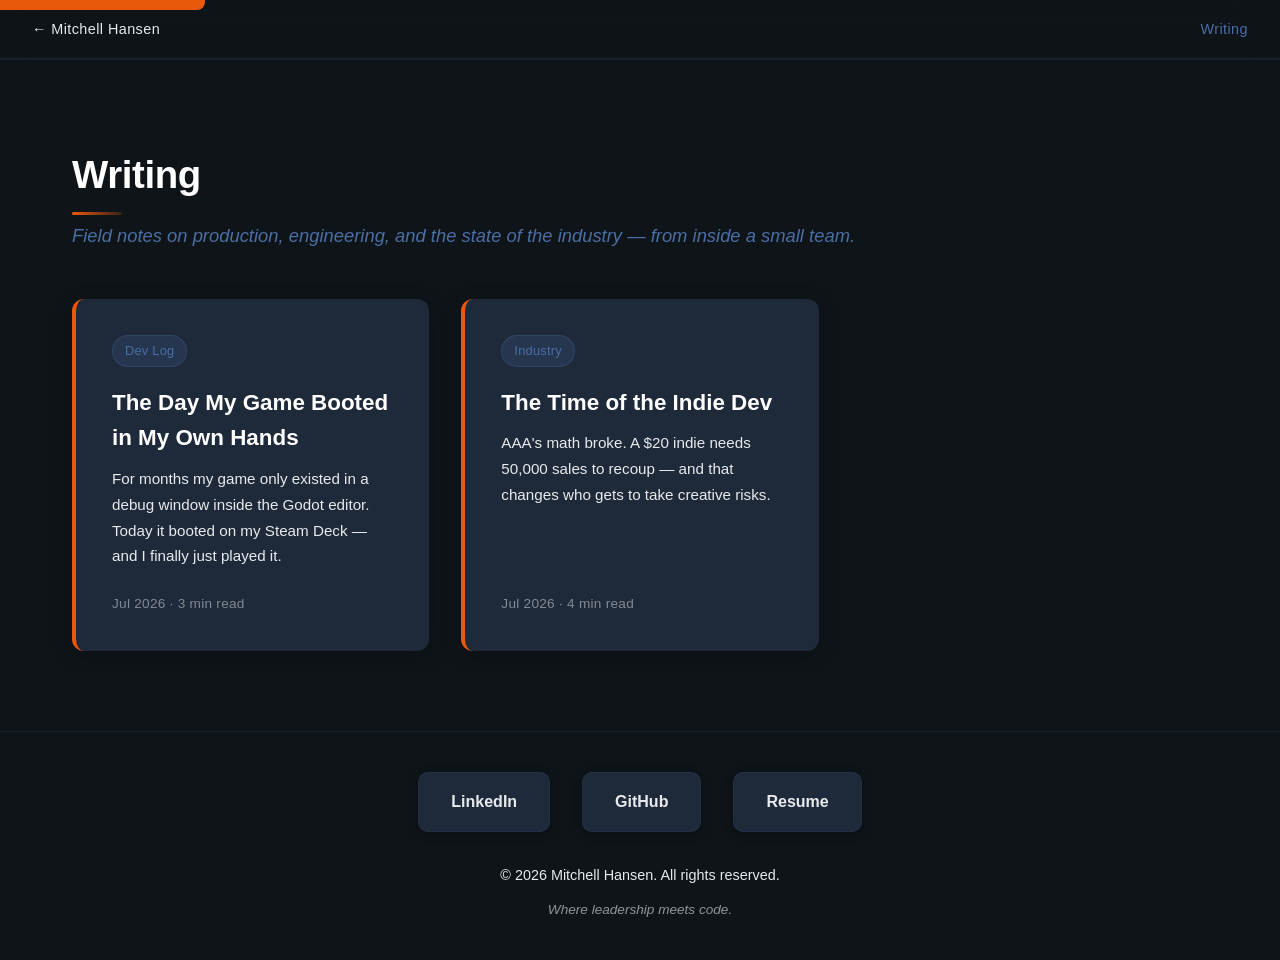
<file: writing/index.html>
<!DOCTYPE html>
<html lang="en">
<head>
    <meta charset="UTF-8">
    <meta name="viewport" content="width=device-width, initial-scale=1.0">

    <!-- SEO Meta Tags -->
    <title>Writing | Mitchell Hansen</title>
    <meta name="description" content="Field notes on production, engineering, and the state of the industry — from inside a small team. Writing by Mitchell Hansen.">
    <meta name="author" content="Mitchell Hansen">
    <link rel="canonical" href="https://mitchelldhansen-droid.github.io/Pro-website/writing/">

    <!-- Open Graph Meta Tags (for social media sharing) -->
    <meta property="og:type" content="website">
    <meta property="og:title" content="Writing | Mitchell Hansen">
    <meta property="og:description" content="Field notes on production, engineering, and the state of the industry — from inside a small team.">
    <meta property="og:url" content="https://mitchelldhansen-droid.github.io/Pro-website/writing/">
    <meta property="og:image" content="https://mitchelldhansen-droid.github.io/Pro-website/headshot.jpg">

    <!-- Favicon -->
    <link rel="icon" type="image/x-icon" href="../favicon.ico">

    <!-- Google Fonts -->
    <link rel="preconnect" href="https://fonts.googleapis.com">
    <link rel="preconnect" href="https://fonts.gstatic.com" crossorigin>
    <link href="https://fonts.googleapis.com/css2?family=Chakra+Petch:wght@400;500;600;700&family=DM+Sans:ital,opsz,wght@0,9..40,300;0,9..40,400;0,9..40,500;0,9..40,600;0,9..40,700;1,9..40,300;1,9..40,400&display=swap" rel="stylesheet">

    <!-- Security & Theme -->
    <meta http-equiv="Content-Security-Policy" content="default-src 'self'; style-src 'self' 'unsafe-inline' https://fonts.googleapis.com; img-src 'self' data: https:; font-src 'self' https://fonts.gstatic.com; script-src 'self'; connect-src 'self';">
    <meta name="theme-color" content="#0f1419">

    <!-- Stylesheet -->
    <link rel="stylesheet" href="../styles.css">
</head>
<body>
    <!-- Skip Navigation Link -->
    <a href="#main-content" class="skip-link">Skip to main content</a>

    <!-- Top Bar -->
    <nav class="post-topbar" aria-label="Post navigation">
        <a href="../index.html">← Mitchell Hansen</a>
        <span class="topbar-current">Writing</span>
    </nav>

    <!-- Archive -->
    <main id="main-content">
        <div class="writing-page">
            <h1>Writing</h1>
            <p class="section-subtitle">Field notes on production, engineering, and the state of the industry — from inside a small team.</p>

            <div class="writing-grid">
                <a href="my-game-booted-in-my-own-hands.html" class="writing-card">
                    <span class="tech-tag">Dev Log</span>
                    <h3>The Day My Game Booted in My Own Hands</h3>
                    <p class="writing-hook">For months my game only existed in a debug window inside the Godot editor. Today it booted on my Steam Deck — and I finally just played it.</p>
                    <p class="writing-meta">Jul 2026 · 3 min read</p>
                </a>

                <a href="time-of-the-indie-dev.html" class="writing-card">
                    <span class="tech-tag">Industry</span>
                    <h3>The Time of the Indie Dev</h3>
                    <p class="writing-hook">AAA's math broke. A $20 indie needs 50,000 sales to recoup — and that changes who gets to take creative risks.</p>
                    <p class="writing-meta">Jul 2026 · 4 min read</p>
                </a>
            </div>
        </div>
    </main>

    <!-- Footer -->
    <footer>
        <div class="footer-links">
            <a href="https://www.linkedin.com/in/mitchell-hansen-icp/" target="_blank" rel="noopener noreferrer" class="contact-link">
                LinkedIn
            </a>
            <a href="https://github.com/mitchelldhansen-droid" target="_blank" rel="noopener noreferrer" class="contact-link">
                GitHub
            </a>
            <a href="../resume.pdf" class="contact-link" download>
                Resume
            </a>
        </div>
        <p>&copy; 2026 Mitchell Hansen. All rights reserved.</p>
        <p class="footer-tagline">
            Where leadership meets code.
        </p>
    </footer>
</body>
</html>
</file>
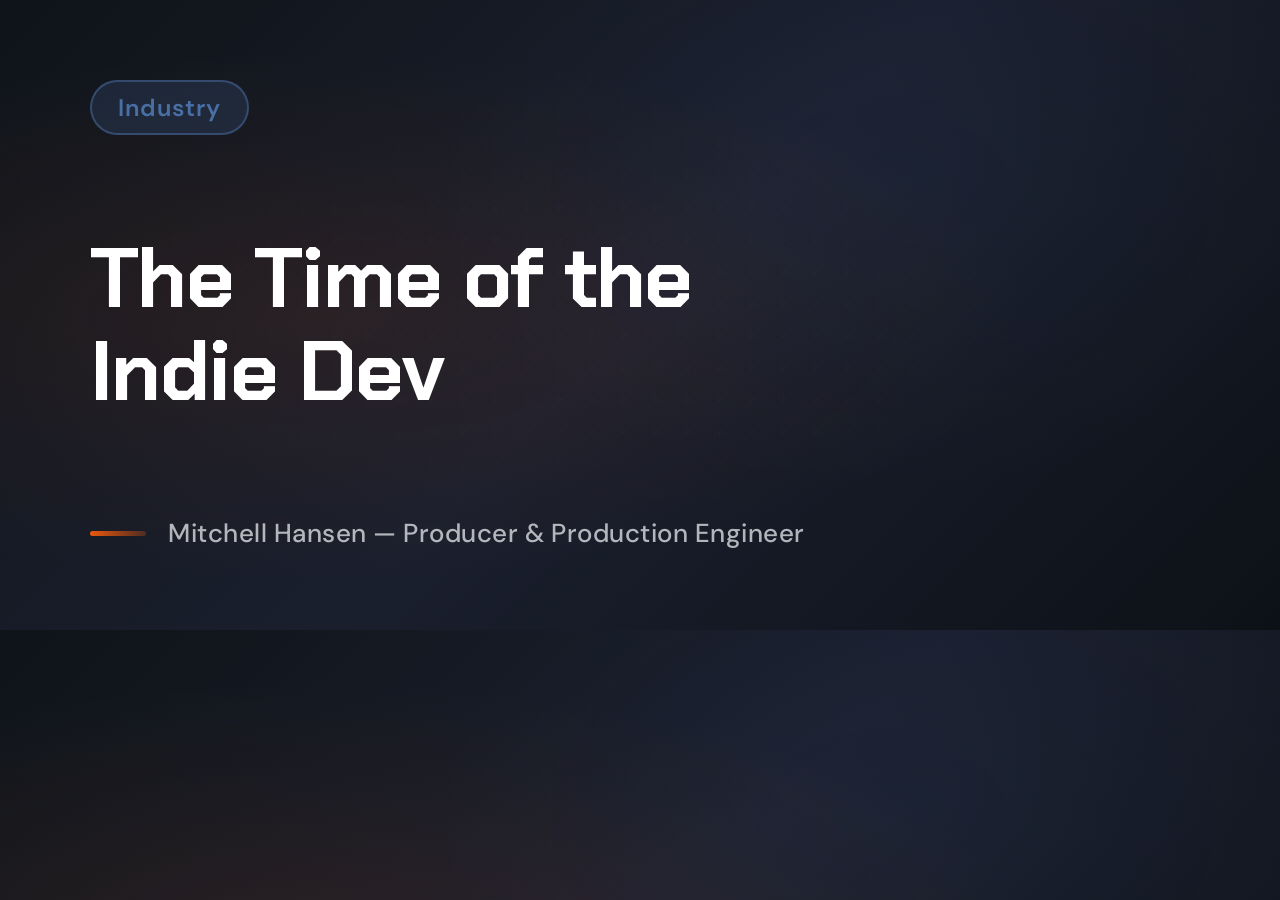
<file: writing/_og-template.html>
<!DOCTYPE html>
<!--
    OG IMAGE TEMPLATE — not linked anywhere on the site.
    Per post: edit the .og-tag text and .og-title text below, then screenshot at
    exactly 1200x630 with headless Chrome and convert to JPG:

      chrome --headless=new --screenshot=out.png --window-size=1200,630 --hide-scrollbars --virtual-time-budget=10000 <file-url>

    Save the result to /images/writing/<slug>-og.jpg (lowercase — GitHub Pages is case-sensitive).
-->
<html lang="en">
<head>
<meta charset="UTF-8">
<link rel="preconnect" href="https://fonts.googleapis.com">
<link rel="preconnect" href="https://fonts.gstatic.com" crossorigin>
<link href="https://fonts.googleapis.com/css2?family=Chakra+Petch:wght@400;500;600;700&family=DM+Sans:opsz,wght@9..40,400;9..40,500;9..40,600&display=swap" rel="stylesheet">
<style>
    * { margin: 0; padding: 0; box-sizing: border-box; }

    body {
        width: 1200px;
        height: 630px;
        overflow: hidden;
        background:
            radial-gradient(ellipse 80% 60% at 25% 50%, rgba(234, 88, 12, 0.09) 0%, transparent 70%),
            radial-gradient(ellipse 60% 80% at 70% 30%, rgba(74, 111, 165, 0.07) 0%, transparent 60%),
            linear-gradient(135deg, #0f1419 0%, #1a1f2e 50%, #0d1117 100%);
        position: relative;
        font-family: 'DM Sans', sans-serif;
    }

    /* Dot grid, matching the site hero */
    body::before {
        content: '';
        position: absolute;
        inset: 0;
        background-image: radial-gradient(circle, rgba(74, 111, 165, 0.12) 1px, transparent 1px);
        background-size: 32px 32px;
        -webkit-mask-image: radial-gradient(ellipse 70% 60% at 50% 50%, black 30%, transparent 75%);
        mask-image: radial-gradient(ellipse 70% 60% at 50% 50%, black 30%, transparent 75%);
    }

    .og-card {
        position: absolute;
        inset: 0;
        padding: 80px 90px;
        display: flex;
        flex-direction: column;
        justify-content: space-between;
    }

    .og-tag {
        align-self: flex-start;
        padding: 10px 26px;
        border: 2px solid rgba(74, 111, 165, 0.5);
        border-radius: 40px;
        background-color: rgba(45, 66, 99, 0.4);
        color: #4a6fa5;
        font-size: 24px;
        font-weight: 600;
        letter-spacing: 0.04em;
    }

    .og-title {
        font-family: 'Chakra Petch', sans-serif;
        font-size: 84px;
        font-weight: 700;
        color: #ffffff;
        line-height: 1.1;
        letter-spacing: -0.02em;
        max-width: 950px;
    }

    .og-byline {
        display: flex;
        align-items: center;
        gap: 22px;
    }

    .og-byline .bar {
        width: 56px;
        height: 5px;
        border-radius: 3px;
        background: linear-gradient(90deg, #ea580c, rgba(234, 88, 12, 0.25));
    }

    .og-byline .name {
        color: rgba(232, 234, 237, 0.75);
        font-size: 26px;
        font-weight: 500;
        letter-spacing: 0.02em;
    }
</style>
</head>
<body>
    <div class="og-card">
        <span class="og-tag">Industry</span>
        <div class="og-title">The Time of the Indie&nbsp;Dev</div>
        <div class="og-byline">
            <span class="bar"></span>
            <span class="name">Mitchell Hansen — Producer &amp; Production Engineer</span>
        </div>
    </div>
</body>
</html>
</file>
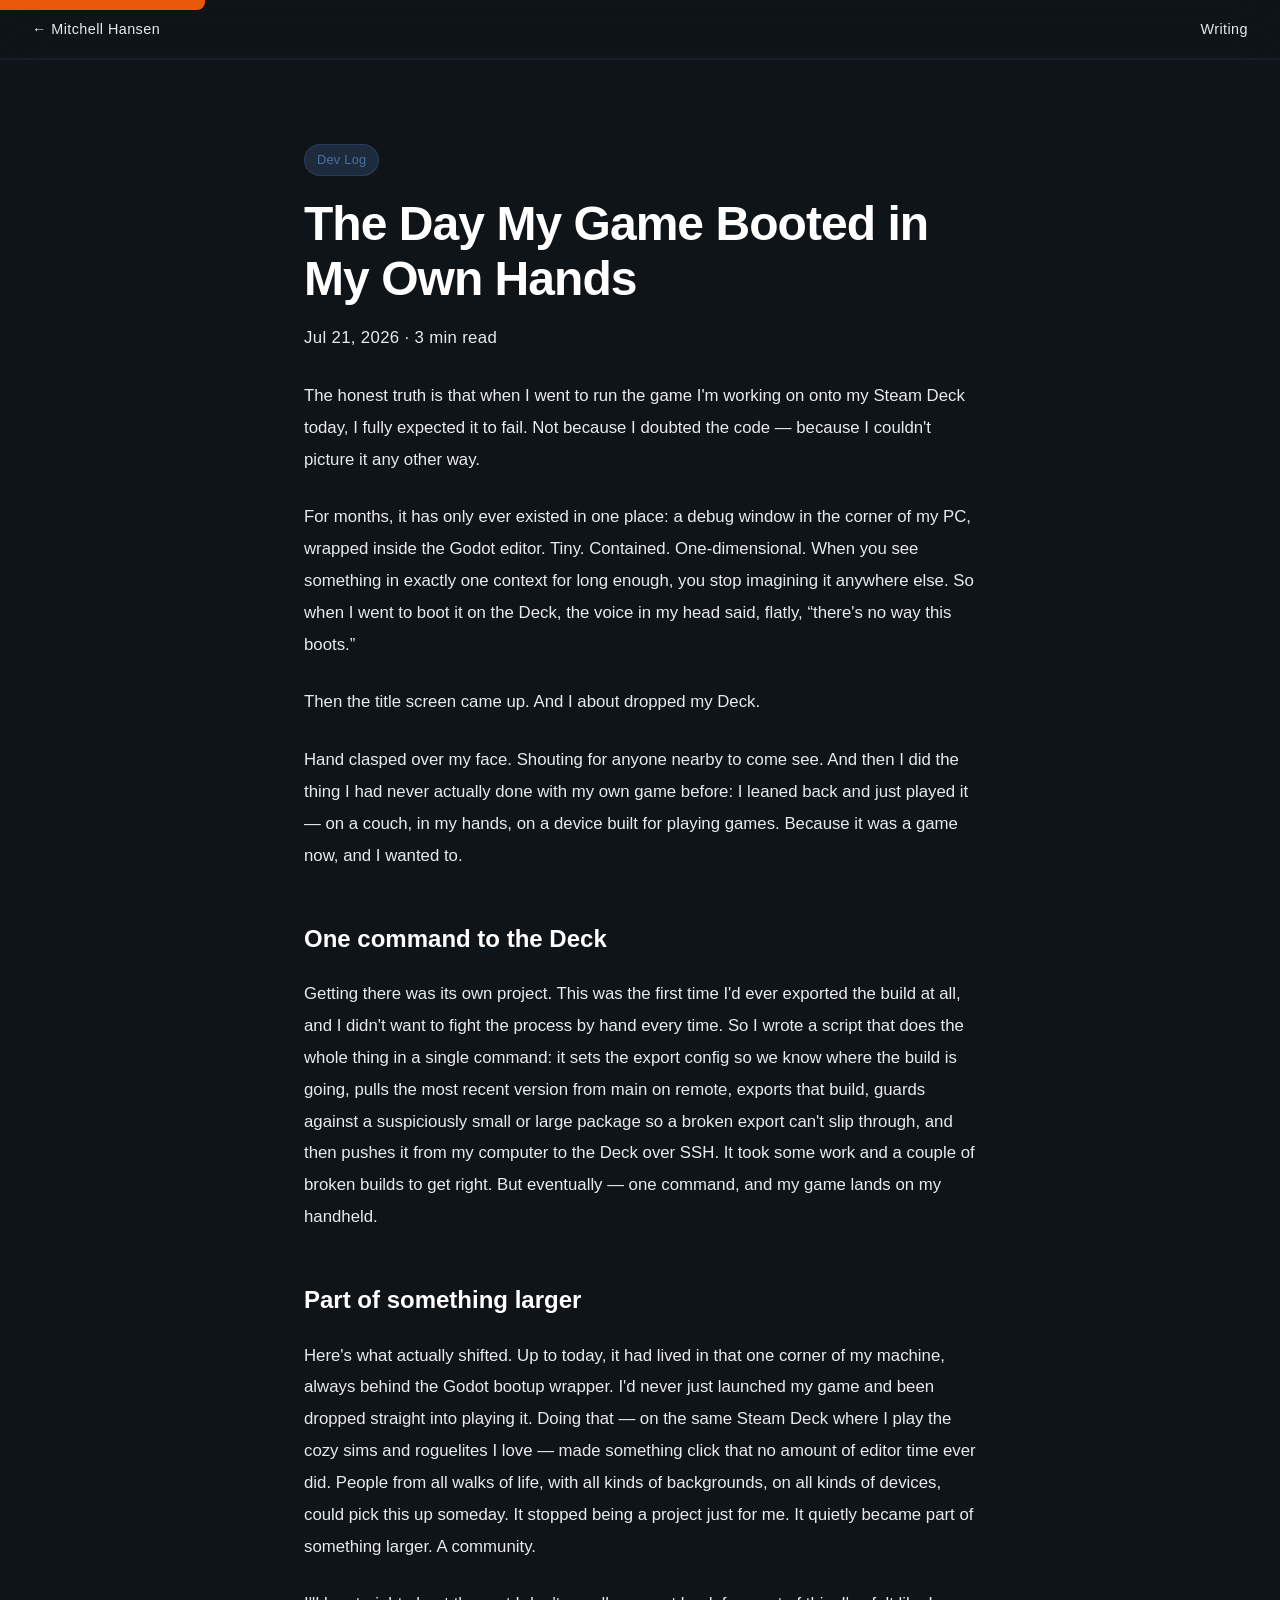
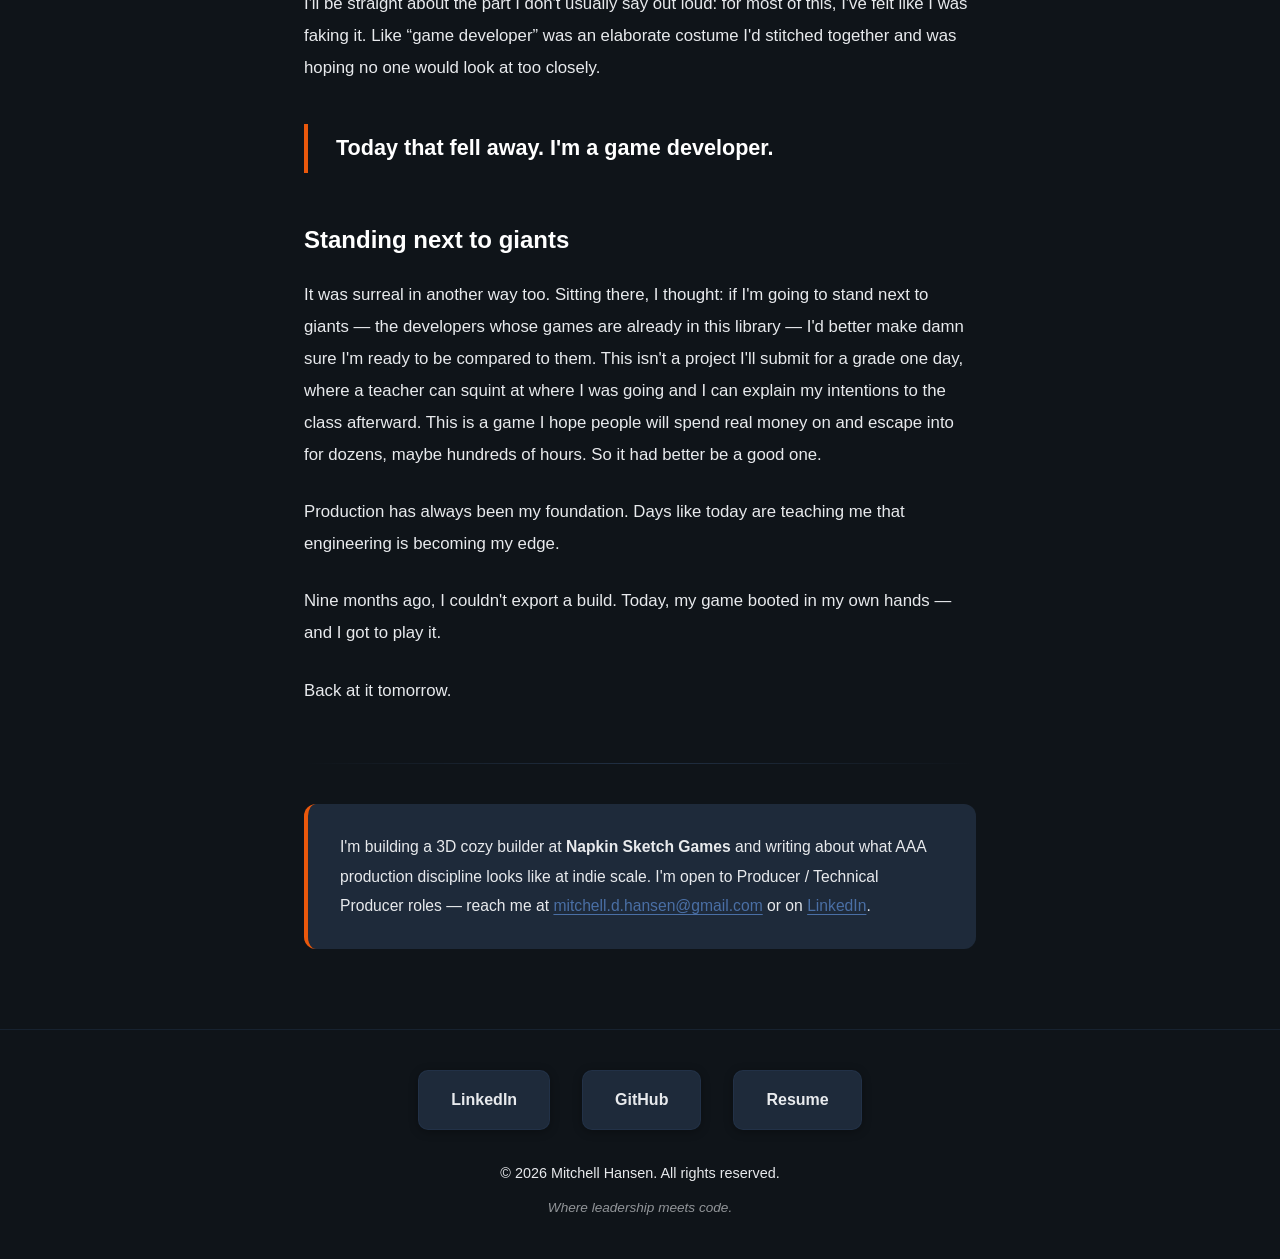
<file: writing/my-game-booted-in-my-own-hands.html>
<!DOCTYPE html>
<html lang="en">
<head>
    <meta charset="UTF-8">
    <meta name="viewport" content="width=device-width, initial-scale=1.0">

    <!-- SEO Meta Tags -->
    <title>The Day My Game Booted in My Own Hands | Mitchell Hansen</title>
    <meta name="description" content="For months my game only existed in a debug window inside the Godot editor. Today it booted on my Steam Deck — and I finally just played it.">
    <meta name="author" content="Mitchell Hansen">
    <link rel="canonical" href="https://mitchelldhansen-droid.github.io/Pro-website/writing/my-game-booted-in-my-own-hands.html">

    <!-- Open Graph Meta Tags (for social media sharing) -->
    <meta property="og:type" content="article">
    <meta property="og:title" content="The Day My Game Booted in My Own Hands">
    <meta property="og:description" content="For months my game only existed in a debug window inside the Godot editor. Today it booted on my Steam Deck — and I finally just played it.">
    <meta property="og:url" content="https://mitchelldhansen-droid.github.io/Pro-website/writing/my-game-booted-in-my-own-hands.html">
    <meta property="og:image" content="https://mitchelldhansen-droid.github.io/Pro-website/images/writing/my-game-booted-in-my-own-hands-og.jpg">
    <meta property="og:image:width" content="1200">
    <meta property="og:image:height" content="630">
    <meta property="og:image:type" content="image/jpeg">
    <meta property="article:published_time" content="2026-07-21">
    <meta property="article:author" content="Mitchell Hansen">

    <!-- Twitter Card Meta Tags -->
    <meta name="twitter:card" content="summary_large_image">
    <meta name="twitter:title" content="The Day My Game Booted in My Own Hands">
    <meta name="twitter:description" content="For months my game only existed in a debug window inside the Godot editor. Today it booted on my Steam Deck — and I finally just played it.">
    <meta name="twitter:image" content="https://mitchelldhansen-droid.github.io/Pro-website/images/writing/my-game-booted-in-my-own-hands-og.jpg">

    <!-- Favicon -->
    <link rel="icon" type="image/x-icon" href="../favicon.ico">

    <!-- Google Fonts -->
    <link rel="preconnect" href="https://fonts.googleapis.com">
    <link rel="preconnect" href="https://fonts.gstatic.com" crossorigin>
    <link href="https://fonts.googleapis.com/css2?family=Chakra+Petch:wght@400;500;600;700&family=DM+Sans:ital,opsz,wght@0,9..40,300;0,9..40,400;0,9..40,500;0,9..40,600;0,9..40,700;1,9..40,300;1,9..40,400&display=swap" rel="stylesheet">

    <!-- Security & Theme -->
    <meta http-equiv="Content-Security-Policy" content="default-src 'self'; style-src 'self' 'unsafe-inline' https://fonts.googleapis.com; img-src 'self' data: https:; font-src 'self' https://fonts.gstatic.com; script-src 'self'; connect-src 'self';">
    <meta name="theme-color" content="#0f1419">

    <!-- Stylesheet -->
    <link rel="stylesheet" href="../styles.css">

    <!-- Schema.org JSON-LD -->
    <script type="application/ld+json">
    {
        "@context": "https://schema.org",
        "@type": "BlogPosting",
        "headline": "The Day My Game Booted in My Own Hands",
        "description": "For months my game only existed in a debug window inside the Godot editor. Today it booted on my Steam Deck — and I finally just played it.",
        "datePublished": "2026-07-21",
        "image": "https://mitchelldhansen-droid.github.io/Pro-website/images/writing/my-game-booted-in-my-own-hands-og.jpg",
        "mainEntityOfPage": "https://mitchelldhansen-droid.github.io/Pro-website/writing/my-game-booted-in-my-own-hands.html",
        "author": {
            "@type": "Person",
            "name": "Mitchell Hansen",
            "url": "https://mitchelldhansen-droid.github.io/Pro-website/"
        }
    }
    </script>
</head>
<body>
    <!-- Skip Navigation Link -->
    <a href="#main-content" class="skip-link">Skip to main content</a>

    <!-- Top Bar -->
    <nav class="post-topbar" aria-label="Post navigation">
        <a href="../index.html">← Mitchell Hansen</a>
        <a href="index.html">Writing</a>
    </nav>

    <!-- Post -->
    <main id="main-content">
        <article class="post-article">
            <span class="tech-tag">Dev Log</span>
            <h1>The Day My Game Booted in My Own Hands</h1>
            <p class="post-meta">Jul 21, 2026 · 3 min read</p>

            <p>
                The honest truth is that when I went to run the game I'm working on onto my Steam Deck today, I fully expected it to fail. Not because I doubted the code — because I couldn't picture it any other way.
            </p>

            <p>
                For months, it has only ever existed in one place: a debug window in the corner of my PC, wrapped inside the Godot editor. Tiny. Contained. One-dimensional. When you see something in exactly one context for long enough, you stop imagining it anywhere else. So when I went to boot it on the Deck, the voice in my head said, flatly, “there's no way this boots.”
            </p>

            <p>
                Then the title screen came up. And I about dropped my Deck.
            </p>

            <p>
                Hand clasped over my face. Shouting for anyone nearby to come see. And then I did the thing I had never actually done with my own game before: I leaned back and just played it — on a couch, in my hands, on a device built for playing games. Because it was a game now, and I wanted to.
            </p>

            <h2>One command to the Deck</h2>

            <p>
                Getting there was its own project. This was the first time I'd ever exported the build at all, and I didn't want to fight the process by hand every time. So I wrote a script that does the whole thing in a single command: it sets the export config so we know where the build is going, pulls the most recent version from main on remote, exports that build, guards against a suspiciously small or large package so a broken export can't slip through, and then pushes it from my computer to the Deck over SSH. It took some work and a couple of broken builds to get right. But eventually — one command, and my game lands on my handheld.
            </p>

            <h2>Part of something larger</h2>

            <p>
                Here's what actually shifted. Up to today, it had lived in that one corner of my machine, always behind the Godot bootup wrapper. I'd never just launched my game and been dropped straight into playing it. Doing that — on the same Steam Deck where I play the cozy sims and roguelites I love — made something click that no amount of editor time ever did. People from all walks of life, with all kinds of backgrounds, on all kinds of devices, could pick this up someday. It stopped being a project just for me. It quietly became part of something larger. A community.
            </p>

            <p>
                I'll be straight about the part I don't usually say out loud: for most of this, I've felt like I was faking it. Like “game developer” was an elaborate costume I'd stitched together and was hoping no one would look at too closely.
            </p>

            <blockquote>Today that fell away. I'm a game developer.</blockquote>

            <h2>Standing next to giants</h2>

            <p>
                It was surreal in another way too. Sitting there, I thought: if I'm going to stand next to giants — the developers whose games are already in this library — I'd better make damn sure I'm ready to be compared to them. This isn't a project I'll submit for a grade one day, where a teacher can squint at where I was going and I can explain my intentions to the class afterward. This is a game I hope people will spend real money on and escape into for dozens, maybe hundreds of hours. So it had better be a good one.
            </p>

            <p>
                Production has always been my foundation. Days like today are teaching me that engineering is becoming my edge.
            </p>

            <p>
                Nine months ago, I couldn't export a build. Today, my game booted in my own hands — and I got to play it.
            </p>

            <p>
                Back at it tomorrow.
            </p>

            <hr class="post-divider">

            <!-- Signature block — identical on every post -->
            <div class="post-signature">
                <p>
                    I'm building a 3D cozy builder at <strong>Napkin Sketch Games</strong> and writing about
                    what AAA production discipline looks like at indie scale.
                    I'm open to Producer / Technical Producer roles — reach me at
                    <a href="mailto:mitchell.d.hansen@gmail.com">mitchell.d.hansen@gmail.com</a> or on
                    <a href="https://www.linkedin.com/in/mitchell-hansen-icp/" target="_blank" rel="noopener noreferrer">LinkedIn</a>.
                </p>
            </div>
        </article>
    </main>

    <!-- Footer -->
    <footer>
        <div class="footer-links">
            <a href="https://www.linkedin.com/in/mitchell-hansen-icp/" target="_blank" rel="noopener noreferrer" class="contact-link">
                LinkedIn
            </a>
            <a href="https://github.com/mitchelldhansen-droid" target="_blank" rel="noopener noreferrer" class="contact-link">
                GitHub
            </a>
            <a href="../resume.pdf" class="contact-link" download>
                Resume
            </a>
        </div>
        <p>&copy; 2026 Mitchell Hansen. All rights reserved.</p>
        <p class="footer-tagline">
            Where leadership meets code.
        </p>
    </footer>
</body>
</html>
</file>
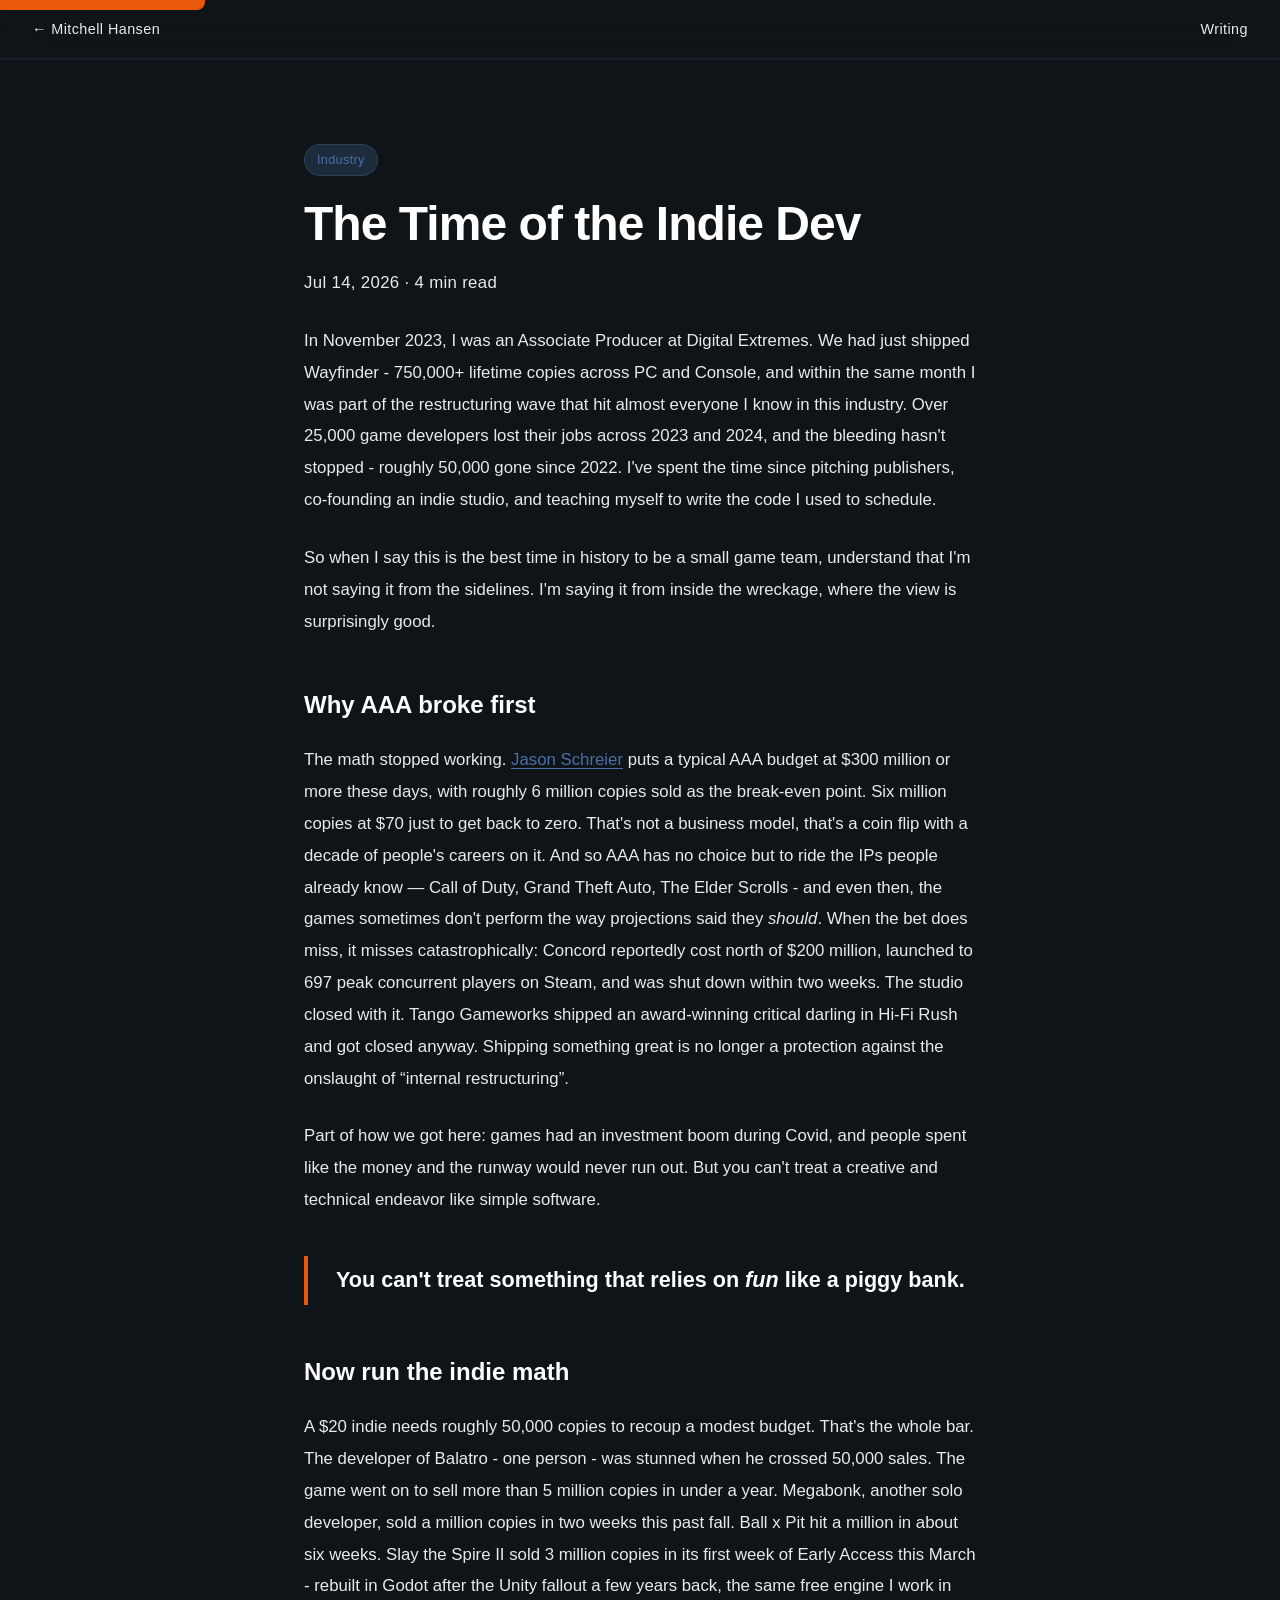
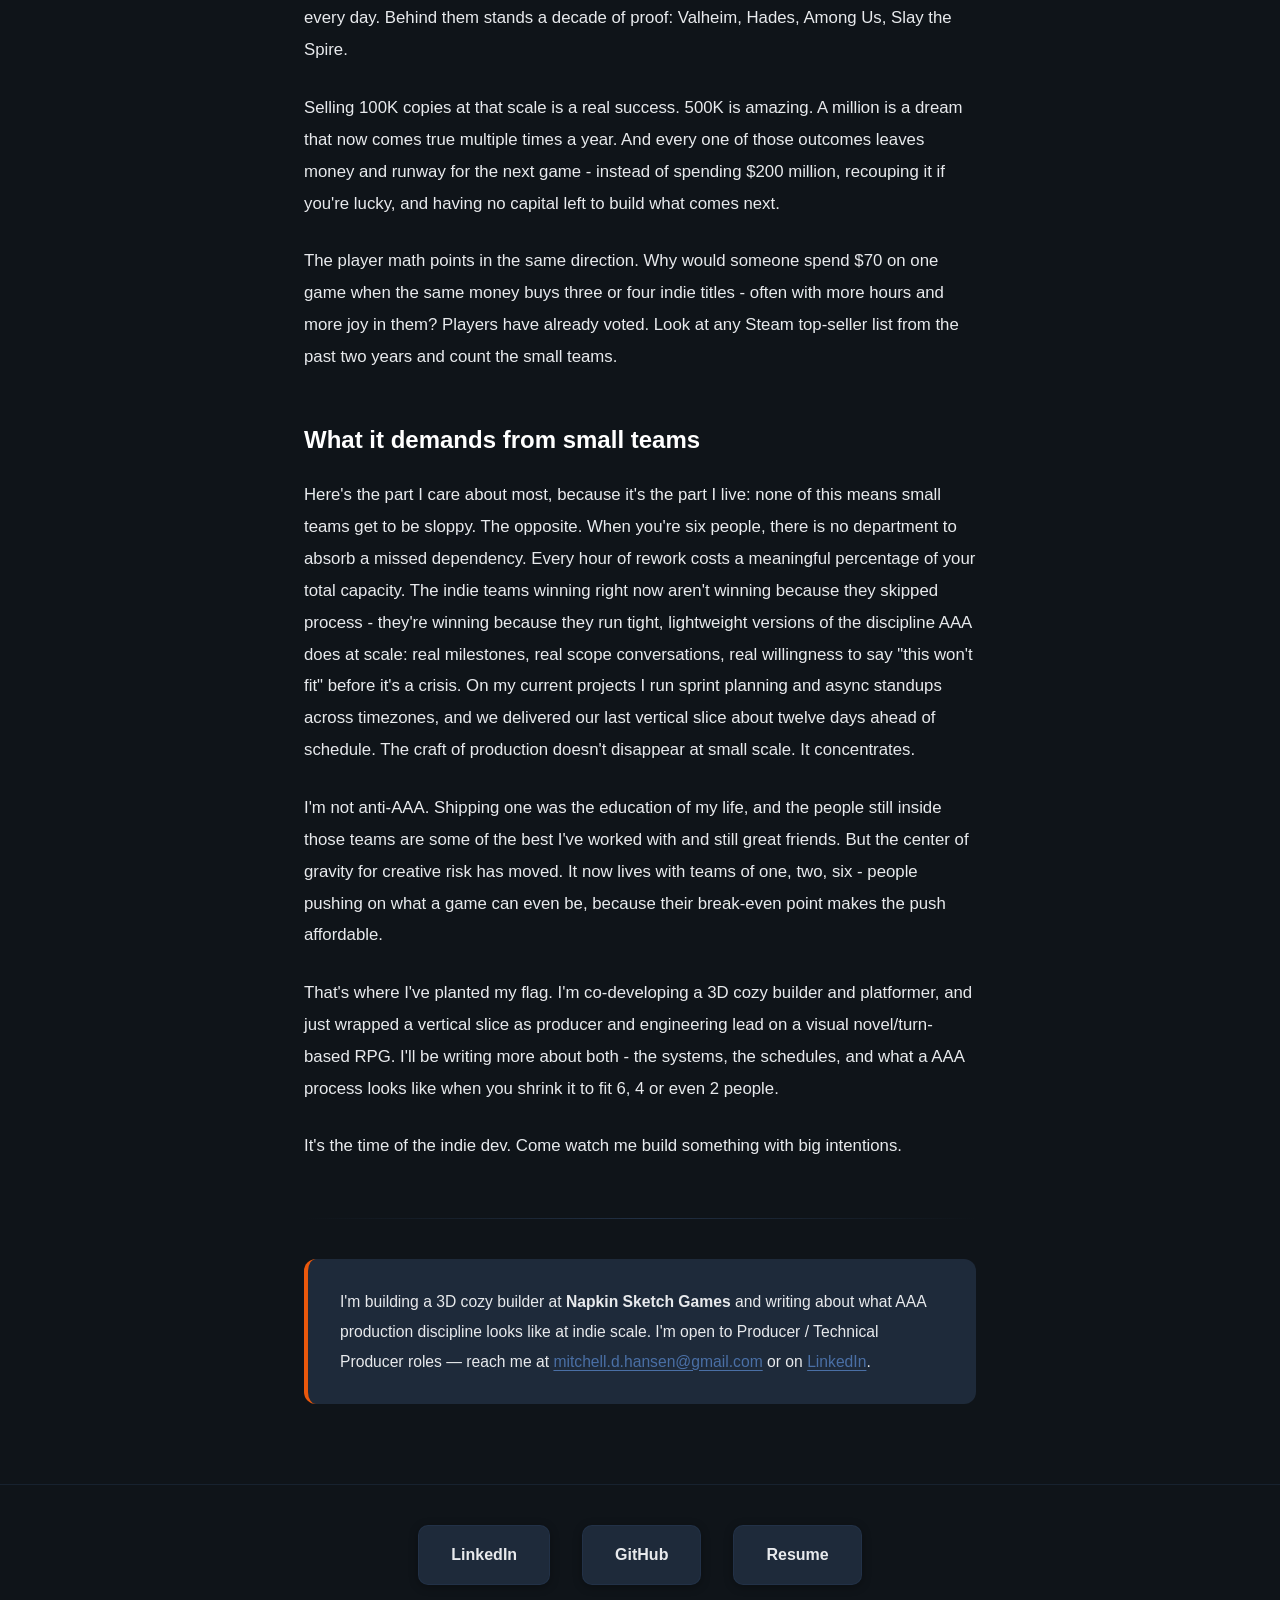
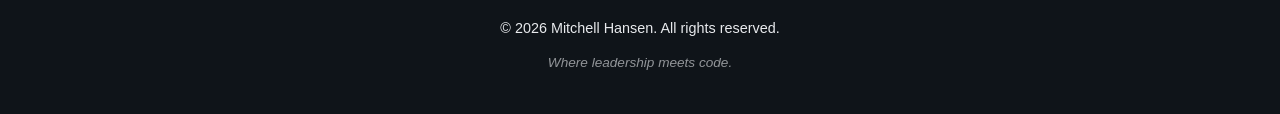
<file: writing/time-of-the-indie-dev.html>
<!DOCTYPE html>
<html lang="en">
<head>
    <meta charset="UTF-8">
    <meta name="viewport" content="width=device-width, initial-scale=1.0">

    <!-- SEO Meta Tags -->
    <title>The Time of the Indie Dev | Mitchell Hansen</title>
    <meta name="description" content="AAA's math broke. A $20 indie needs 50,000 sales to recoup — and that changes who gets to take creative risks.">
    <meta name="author" content="Mitchell Hansen">
    <link rel="canonical" href="https://mitchelldhansen-droid.github.io/Pro-website/writing/time-of-the-indie-dev.html">

    <!-- Open Graph Meta Tags (for social media sharing) -->
    <meta property="og:type" content="article">
    <meta property="og:title" content="The Time of the Indie Dev">
    <meta property="og:description" content="AAA's math broke. A $20 indie needs 50,000 sales to recoup — and that changes who gets to take creative risks.">
    <meta property="og:url" content="https://mitchelldhansen-droid.github.io/Pro-website/writing/time-of-the-indie-dev.html">
    <meta property="og:image" content="https://mitchelldhansen-droid.github.io/Pro-website/images/writing/indie-dev-og.jpg">
    <meta property="og:image:width" content="1200">
    <meta property="og:image:height" content="630">
    <meta property="og:image:type" content="image/jpeg">
    <meta property="article:published_time" content="2026-07-14">
    <meta property="article:author" content="Mitchell Hansen">

    <!-- Twitter Card Meta Tags -->
    <meta name="twitter:card" content="summary_large_image">
    <meta name="twitter:title" content="The Time of the Indie Dev">
    <meta name="twitter:description" content="AAA's math broke. A $20 indie needs 50,000 sales to recoup — and that changes who gets to take creative risks.">
    <meta name="twitter:image" content="https://mitchelldhansen-droid.github.io/Pro-website/images/writing/indie-dev-og.jpg">

    <!-- Favicon -->
    <link rel="icon" type="image/x-icon" href="../favicon.ico">

    <!-- Google Fonts -->
    <link rel="preconnect" href="https://fonts.googleapis.com">
    <link rel="preconnect" href="https://fonts.gstatic.com" crossorigin>
    <link href="https://fonts.googleapis.com/css2?family=Chakra+Petch:wght@400;500;600;700&family=DM+Sans:ital,opsz,wght@0,9..40,300;0,9..40,400;0,9..40,500;0,9..40,600;0,9..40,700;1,9..40,300;1,9..40,400&display=swap" rel="stylesheet">

    <!-- Security & Theme -->
    <meta http-equiv="Content-Security-Policy" content="default-src 'self'; style-src 'self' 'unsafe-inline' https://fonts.googleapis.com; img-src 'self' data: https:; font-src 'self' https://fonts.gstatic.com; script-src 'self'; connect-src 'self';">
    <meta name="theme-color" content="#0f1419">

    <!-- Stylesheet -->
    <link rel="stylesheet" href="../styles.css">

    <!-- Schema.org JSON-LD -->
    <script type="application/ld+json">
    {
        "@context": "https://schema.org",
        "@type": "BlogPosting",
        "headline": "The Time of the Indie Dev",
        "description": "AAA's math broke. A $20 indie needs 50,000 sales to recoup — and that changes who gets to take creative risks.",
        "datePublished": "2026-07-14",
        "image": "https://mitchelldhansen-droid.github.io/Pro-website/images/writing/indie-dev-og.jpg",
        "mainEntityOfPage": "https://mitchelldhansen-droid.github.io/Pro-website/writing/time-of-the-indie-dev.html",
        "author": {
            "@type": "Person",
            "name": "Mitchell Hansen",
            "url": "https://mitchelldhansen-droid.github.io/Pro-website/"
        }
    }
    </script>
</head>
<body>
    <!-- Skip Navigation Link -->
    <a href="#main-content" class="skip-link">Skip to main content</a>

    <!-- Top Bar -->
    <nav class="post-topbar" aria-label="Post navigation">
        <a href="../index.html">← Mitchell Hansen</a>
        <a href="index.html">Writing</a>
    </nav>

    <!-- Post -->
    <main id="main-content">
        <article class="post-article">
            <span class="tech-tag">Industry</span>
            <h1>The Time of the Indie Dev</h1>
            <p class="post-meta">Jul 14, 2026 · 4 min read</p>

            <p>
                In November 2023, I was an Associate Producer at Digital Extremes. We had just shipped Wayfinder - 750,000+ lifetime copies across PC and Console, and within the same month I was part of the restructuring wave that hit almost everyone I know in this industry. Over 25,000 game developers lost their jobs across 2023 and 2024, and the bleeding hasn't stopped - roughly 50,000 gone since 2022. I've spent the time since pitching publishers, co-founding an indie studio, and teaching myself to write the code I used to schedule.
            </p>

            <p>
                So when I say this is the best time in history to be a small game team, understand that I'm not saying it from the sidelines. I'm saying it from inside the wreckage, where the view is surprisingly good.
            </p>

            <h2>Why AAA broke first</h2>

            <p>
                The math stopped working. <a href="https://youtu.be/6y3Gx_Aw2Oo?si=0vAKoEwUzfihn43X" target="_blank" rel="noopener noreferrer">Jason Schreier</a> puts a typical AAA budget at $300 million or more these days, with roughly 6 million copies sold as the break-even point. Six million copies at $70 just to get back to zero. That's not a business model, that's a coin flip with a decade of people's careers on it. And so AAA has no choice but to ride the IPs people already know — Call of Duty, Grand Theft Auto, The Elder Scrolls - and even then, the games sometimes don't perform the way projections said they <em>should</em>. When the bet does miss, it misses catastrophically: Concord reportedly cost north of $200 million, launched to 697 peak concurrent players on Steam, and was shut down within two weeks. The studio closed with it. Tango Gameworks shipped an award-winning critical darling in Hi-Fi Rush and got closed anyway. Shipping something great is no longer a protection against the onslaught of “internal restructuring”.
            </p>

            <p>
                Part of how we got here: games had an investment boom during Covid, and people spent like the money and the runway would never run out. But you can't treat a creative and technical endeavor like simple software.
            </p>

            <blockquote>You can't treat something that relies on <em>fun</em> like a piggy bank.</blockquote>

            <h2>Now run the indie math</h2>

            <p>
                A $20 indie needs roughly 50,000 copies to recoup a modest budget. That's the whole bar. The developer of Balatro - one person - was stunned when he crossed 50,000 sales. The game went on to sell more than 5 million copies in under a year. Megabonk, another solo developer, sold a million copies in two weeks this past fall. Ball x Pit hit a million in about six weeks. Slay the Spire II sold 3 million copies in its first week of Early Access this March - rebuilt in Godot after the Unity fallout a few years back, the same free engine I work in every day. Behind them stands a decade of proof: Valheim, Hades, Among Us, Slay the Spire.
            </p>

            <p>
                Selling 100K copies at that scale is a real success. 500K is amazing. A million is a dream that now comes true multiple times a year. And every one of those outcomes leaves money and runway for the next game - instead of spending $200 million, recouping it if you're lucky, and having no capital left to build what comes next.
            </p>

            <p>
                The player math points in the same direction. Why would someone spend $70 on one game when the same money buys three or four indie titles - often with more hours and more joy in them? Players have already voted. Look at any Steam top-seller list from the past two years and count the small teams.
            </p>

            <h2>What it demands from small teams</h2>

            <p>
                Here's the part I care about most, because it's the part I live: none of this means small teams get to be sloppy. The opposite. When you're six people, there is no department to absorb a missed dependency. Every hour of rework costs a meaningful percentage of your total capacity. The indie teams winning right now aren't winning because they skipped process - they're winning because they run tight, lightweight versions of the discipline AAA does at scale: real milestones, real scope conversations, real willingness to say "this won't fit" before it's a crisis. On my current projects I run sprint planning and async standups across timezones, and we delivered our last vertical slice about twelve days ahead of schedule. The craft of production doesn't disappear at small scale. It concentrates.
            </p>

            <p>
                I'm not anti-AAA. Shipping one was the education of my life, and the people still inside those teams are some of the best I've worked with and still great friends. But the center of gravity for creative risk has moved. It now lives with teams of one, two, six - people pushing on what a game can even be, because their break-even point makes the push affordable.
            </p>

            <p>
                That's where I've planted my flag. I'm co-developing a 3D cozy builder and platformer, and just wrapped a vertical slice as producer and engineering lead on a visual novel/turn-based RPG. I'll be writing more about both - the systems, the schedules, and what a AAA process looks like when you shrink it to fit 6, 4 or even 2 people.
            </p>

            <p>
                It's the time of the indie dev. Come watch me build something with big intentions.
            </p>

            <hr class="post-divider">

            <!-- Signature block — identical on every post -->
            <div class="post-signature">
                <p>
                    I'm building a 3D cozy builder at <strong>Napkin Sketch Games</strong> and writing about
                    what AAA production discipline looks like at indie scale.
                    I'm open to Producer / Technical Producer roles — reach me at
                    <a href="mailto:mitchell.d.hansen@gmail.com">mitchell.d.hansen@gmail.com</a> or on
                    <a href="https://www.linkedin.com/in/mitchell-hansen-icp/" target="_blank" rel="noopener noreferrer">LinkedIn</a>.
                </p>
            </div>
        </article>
    </main>

    <!-- Footer -->
    <footer>
        <div class="footer-links">
            <a href="https://www.linkedin.com/in/mitchell-hansen-icp/" target="_blank" rel="noopener noreferrer" class="contact-link">
                LinkedIn
            </a>
            <a href="https://github.com/mitchelldhansen-droid" target="_blank" rel="noopener noreferrer" class="contact-link">
                GitHub
            </a>
            <a href="../resume.pdf" class="contact-link" download>
                Resume
            </a>
        </div>
        <p>&copy; 2026 Mitchell Hansen. All rights reserved.</p>
        <p class="footer-tagline">
            Where leadership meets code.
        </p>
    </footer>
</body>
</html>
</file>
<file: styles.css>
/* ============================================
   CUSTOM PROPERTIES
   ============================================ */
:root {
    --dark-blue: #0f1419;
    --darker-blue: #1a1f2e;
    --medium-blue: #1e2a3a;
    --accent-blue: #2d4263;
    --light-blue: #4a6fa5;
    --deep-orange: #ea580c;
    --white: #ffffff;
    --light-gray: #e8eaed;
    --font-display: 'Chakra Petch', sans-serif;
    --font-body: 'DM Sans', sans-serif;
}

/* ============================================
   RESET & BASE
   ============================================ */
* {
    margin: 0;
    padding: 0;
    box-sizing: border-box;
}

html {
    scroll-behavior: smooth;
}

body {
    font-family: var(--font-body);
    line-height: 1.6;
    color: var(--white);
    background-color: var(--dark-blue);
}

/* ============================================
   NAVIGATION
   ============================================ */
nav {
    position: fixed;
    top: 0;
    width: 100%;
    background-color: rgba(15, 20, 25, 0.9);
    backdrop-filter: blur(20px);
    -webkit-backdrop-filter: blur(20px);
    box-shadow: 0 1px 0 rgba(74, 111, 165, 0.1);
    z-index: 1000;
    padding: 1.1rem 2rem;
    border-bottom: 1px solid rgba(45, 66, 99, 0.3);
}

nav ul {
    list-style: none;
    display: flex;
    justify-content: center;
    gap: 2.5rem;
    flex-wrap: wrap;
}

nav a {
    text-decoration: none;
    color: var(--light-gray);
    font-weight: 500;
    font-size: 0.9rem;
    letter-spacing: 0.03em;
    transition: color 0.3s ease;
    position: relative;
}

nav a:hover {
    color: var(--deep-orange);
}

nav a::after {
    content: '';
    position: absolute;
    bottom: -6px;
    left: 0;
    width: 0;
    height: 2px;
    background: linear-gradient(90deg, var(--deep-orange), rgba(234, 88, 12, 0.3));
    transition: width 0.3s ease;
    border-radius: 1px;
}

nav a:hover::after {
    width: 100%;
}

/* Nav CTA Button */
nav a.nav-cta {
    background: linear-gradient(135deg, var(--deep-orange) 0%, #d4520a 100%);
    color: white;
    padding: 0.45rem 1.2rem;
    border-radius: 8px;
    font-weight: 600;
    letter-spacing: 0.02em;
    transition: all 0.3s cubic-bezier(0.4, 0, 0.2, 1);
    box-shadow: 0 2px 10px rgba(234, 88, 12, 0.25);
}

nav a.nav-cta:hover {
    background: linear-gradient(135deg, #f06418 0%, var(--deep-orange) 100%);
    color: white;
    transform: translateY(-1px);
    box-shadow: 0 4px 15px rgba(234, 88, 12, 0.4);
}

nav a.nav-cta::after {
    display: none;
}

/* ============================================
   HERO SECTION
   ============================================ */
#hero {
    min-height: 100vh;
    display: flex;
    align-items: center;
    justify-content: center;
    position: relative;
    overflow: hidden;
    padding: 7rem 2rem 5rem;
}

/* Atmospheric radial glows */
#hero::before {
    content: '';
    position: absolute;
    inset: 0;
    background:
        radial-gradient(ellipse 80% 60% at 25% 50%, rgba(234, 88, 12, 0.07) 0%, transparent 70%),
        radial-gradient(ellipse 60% 80% at 70% 30%, rgba(74, 111, 165, 0.05) 0%, transparent 60%),
        linear-gradient(135deg, var(--dark-blue) 0%, var(--darker-blue) 50%, #0d1117 100%);
    z-index: 0;
}

/* Subtle dot grid pattern */
#hero::after {
    content: '';
    position: absolute;
    inset: 0;
    background-image: radial-gradient(circle, rgba(74, 111, 165, 0.08) 1px, transparent 1px);
    background-size: 32px 32px;
    z-index: 0;
    mask-image: radial-gradient(ellipse 70% 60% at 50% 50%, black 30%, transparent 70%);
    -webkit-mask-image: radial-gradient(ellipse 70% 60% at 50% 50%, black 30%, transparent 70%);
}

.hero-content {
    max-width: 1100px;
    display: flex;
    align-items: center;
    gap: 5rem;
    flex-wrap: wrap;
    justify-content: center;
    position: relative;
    z-index: 1;
}

.hero-image {
    flex: 0 0 auto;
    position: relative;
    isolation: isolate;
    animation: hero-fade-in 1s ease-out both;
}

/* Blurred rotating glow behind headshot */
.hero-image::before {
    content: '';
    position: absolute;
    inset: -20px;
    border-radius: 50%;
    background: conic-gradient(from 0deg, var(--deep-orange), var(--light-blue), var(--deep-orange));
    opacity: 0.2;
    animation: glow-rotate 10s linear infinite;
    filter: blur(20px);
    z-index: -2;
}

/* Sharp gradient ring border */
.hero-image::after {
    content: '';
    position: absolute;
    inset: -3px;
    border-radius: 50%;
    background: conic-gradient(from 0deg, var(--deep-orange), var(--light-blue), var(--accent-blue), var(--deep-orange));
    z-index: -1;
}

.hero-image img {
    width: 280px;
    height: 280px;
    border-radius: 50%;
    object-fit: cover;
    border: 4px solid var(--dark-blue);
    position: relative;
    z-index: 1;
    box-shadow:
        0 20px 60px rgba(0, 0, 0, 0.5),
        0 0 40px rgba(234, 88, 12, 0.15);
}

.hero-text {
    flex: 1;
    min-width: 320px;
    text-align: left;
}

.hero-text h1 {
    font-family: var(--font-display);
    font-size: clamp(3rem, 5.5vw, 5rem);
    font-weight: 800;
    color: var(--white);
    line-height: 1.05;
    letter-spacing: -0.02em;
    margin-bottom: 0.75rem;
    animation: hero-fade-up 0.8s ease-out 0.15s both;
}

.hero-text h2 {
    font-family: var(--font-display);
    font-size: clamp(0.9rem, 1.5vw, 1.15rem);
    font-weight: 700;
    color: var(--deep-orange);
    text-transform: uppercase;
    letter-spacing: 0.3em;
    margin-bottom: 1.75rem;
    animation: hero-fade-up 0.8s ease-out 0.3s both;
}

.hero-text .tagline {
    font-size: 1.2rem;
    color: rgba(232, 234, 237, 0.7);
    font-style: italic;
    margin-bottom: 2.5rem;
    font-weight: 300;
    letter-spacing: 0.01em;
    animation: hero-fade-up 0.8s ease-out 0.4s both;
}

.cta-buttons {
    display: flex;
    gap: 1.25rem;
    flex-wrap: wrap;
    animation: hero-fade-up 0.8s ease-out 0.5s both;
}

/* ============================================
   BUTTONS
   ============================================ */
.btn {
    padding: 0.85rem 2.2rem;
    border-radius: 10px;
    text-decoration: none;
    font-weight: 600;
    font-size: 0.95rem;
    font-family: var(--font-body);
    letter-spacing: 0.02em;
    transition: all 0.3s cubic-bezier(0.4, 0, 0.2, 1);
    display: inline-block;
    cursor: pointer;
}

.btn-primary {
    background: linear-gradient(135deg, var(--deep-orange) 0%, #d4520a 100%);
    color: white;
    border: 2px solid transparent;
    box-shadow: 0 4px 15px rgba(234, 88, 12, 0.25);
}

.btn-primary:hover {
    background: linear-gradient(135deg, #f06418 0%, var(--deep-orange) 100%);
    transform: translateY(-2px);
    box-shadow: 0 8px 25px rgba(234, 88, 12, 0.4);
}

.btn-secondary {
    background-color: transparent;
    color: var(--light-gray);
    border: 2px solid rgba(74, 111, 165, 0.4);
}

.btn-secondary:hover {
    border-color: var(--light-blue);
    color: var(--white);
    background-color: rgba(74, 111, 165, 0.1);
    transform: translateY(-2px);
}

/* ============================================
   KEYFRAME ANIMATIONS
   ============================================ */
@keyframes hero-fade-in {
    from { opacity: 0; transform: scale(0.9); }
    to { opacity: 1; transform: scale(1); }
}

@keyframes hero-fade-up {
    from { opacity: 0; transform: translateY(25px); }
    to { opacity: 1; transform: translateY(0); }
}

@keyframes glow-rotate {
    from { transform: rotate(0deg); }
    to { transform: rotate(360deg); }
}

/* ============================================
   SECTIONS (GLOBAL)
   ============================================ */
section {
    padding: 6rem 2rem;
    max-width: 1200px;
    margin: 0 auto;
}

section h2 {
    font-family: var(--font-display);
    font-size: clamp(2rem, 3vw, 2.8rem);
    font-weight: 700;
    color: var(--white);
    margin-bottom: 1.5rem;
    position: relative;
    display: inline-block;
    letter-spacing: -0.01em;
}

section h2::after {
    content: '';
    position: absolute;
    bottom: -10px;
    left: 0;
    width: 50px;
    height: 3px;
    background: linear-gradient(90deg, var(--deep-orange), rgba(234, 88, 12, 0.2));
    border-radius: 2px;
}

/* ============================================
   ABOUT SECTION
   ============================================ */
#about {
    background-color: var(--darker-blue);
    position: relative;
}

#about::before {
    content: '';
    position: absolute;
    top: 0;
    left: 0;
    right: 0;
    height: 1px;
    background: linear-gradient(90deg, transparent, rgba(74, 111, 165, 0.2), transparent);
}

.about-content {
    margin-top: 3rem;
    font-size: 1.1rem;
    line-height: 1.9;
    color: var(--light-gray);
    max-width: 800px;
}

.about-content p {
    margin-bottom: 1.5rem;
}

/* ============================================
   EXPERIENCE SECTION
   ============================================ */
.experience-subheader {
    margin-top: 2.5rem;
    font-size: 1rem;
    color: var(--light-blue);
    font-style: italic;
    text-align: center;
}

.experience-item {
    margin-top: 3rem;
    padding: 2.5rem;
    background-color: var(--medium-blue);
    border-radius: 12px;
    border-left: 4px solid var(--deep-orange);
    box-shadow: 0 4px 20px rgba(0, 0, 0, 0.2);
    transition: box-shadow 0.3s ease;
}

.experience-item:hover {
    box-shadow: 0 8px 30px rgba(0, 0, 0, 0.3);
}

.experience-item h3 {
    font-family: var(--font-display);
    font-size: 1.7rem;
    color: var(--white);
    margin-bottom: 0.5rem;
    font-weight: 700;
}

.experience-item h4 {
    font-size: 1.2rem;
    color: var(--light-blue);
    margin-bottom: 0.5rem;
    font-weight: 500;
}

.experience-item .date {
    color: rgba(74, 111, 165, 0.8);
    font-style: italic;
    margin-bottom: 1.25rem;
    font-size: 0.95rem;
}

.experience-item ul {
    margin-left: 1.5rem;
    margin-top: 1rem;
}

.experience-item li {
    margin-bottom: 0.9rem;
    color: var(--light-gray);
    line-height: 1.7;
}

/* ============================================
   PROJECTS SECTION
   ============================================ */
#projects {
    background-color: var(--darker-blue);
    position: relative;
}

#projects::before {
    content: '';
    position: absolute;
    top: 0;
    left: 0;
    right: 0;
    height: 1px;
    background: linear-gradient(90deg, transparent, rgba(74, 111, 165, 0.2), transparent);
}

.featured-project {
    margin-top: 3rem;
    background-color: var(--medium-blue);
    border-radius: 16px;
    overflow: hidden;
    box-shadow: 0 15px 40px rgba(0, 0, 0, 0.4);
    transition: box-shadow 0.4s ease;
}

.featured-project:hover {
    box-shadow: 0 20px 50px rgba(0, 0, 0, 0.5);
}

.project-header {
    background: linear-gradient(135deg, var(--accent-blue) 0%, var(--light-blue) 100%);
    color: white;
    padding: 2.5rem 3rem;
    position: relative;
    overflow: hidden;
}

.project-header::after {
    content: '';
    position: absolute;
    top: -50%;
    right: -10%;
    width: 300px;
    height: 300px;
    background: radial-gradient(circle, rgba(255,255,255,0.05) 0%, transparent 70%);
    border-radius: 50%;
}

.project-header h3 {
    font-family: var(--font-display);
    font-size: 2.4rem;
    margin-bottom: 0.5rem;
    font-weight: 800;
    letter-spacing: -0.01em;
}

.project-header p {
    font-size: 1.05rem;
    opacity: 0.85;
    font-weight: 400;
}

.project-banner {
    width: 100%;
    height: auto;
    display: block;
}

.project-banner img {
    width: 100%;
    height: auto;
    display: block;
}

/* Video banner: styled placeholder shows until pillowfort-gameplay.mp4 exists.
   The <video> layers on top and is transparent when its source is missing, so
   the caption + gradient behind it stay visible and the layout never breaks. */
.video-banner {
    position: relative;
    aspect-ratio: 16 / 9;
    overflow: hidden;
    background: linear-gradient(135deg, var(--medium-blue) 0%, var(--darker-blue) 100%);
}

.video-banner .banner-video {
    position: absolute;
    inset: 0;
    width: 100%;
    height: 100%;
    display: block;
    object-fit: cover;
    background: transparent;
}

.video-banner .video-placeholder-label {
    position: absolute;
    inset: 0;
    display: flex;
    align-items: center;
    justify-content: center;
    color: var(--light-blue);
    font-style: italic;
    font-size: 1.05rem;
    letter-spacing: 0.02em;
    pointer-events: none;
}

.project-stats {
    display: flex;
    gap: 2rem;
    padding: 2.5rem 3rem;
    background-color: var(--darker-blue);
    flex-wrap: wrap;
}

.stat {
    flex: 1;
    min-width: 150px;
}

.stat-number {
    font-family: var(--font-display);
    font-size: 2.2rem;
    font-weight: 800;
    color: var(--deep-orange);
    display: block;
    line-height: 1.2;
}

.stat-label {
    color: rgba(232, 234, 237, 0.6);
    font-size: 0.85rem;
    font-weight: 500;
    text-transform: uppercase;
    letter-spacing: 0.05em;
    margin-top: 0.25rem;
}

.project-content {
    padding: 2.5rem 3rem;
}

.project-content h4 {
    font-family: var(--font-display);
    color: var(--white);
    font-size: 1.5rem;
    margin-bottom: 1rem;
    font-weight: 700;
}

.contributions {
    display: grid;
    grid-template-columns: repeat(auto-fit, minmax(260px, 1fr));
    gap: 1.25rem;
    margin-top: 1.5rem;
}

.contribution-item {
    padding: 1.25rem 1.5rem;
    background-color: var(--darker-blue);
    border-radius: 10px;
    border-left: 3px solid var(--deep-orange);
    transition: transform 0.3s ease, background-color 0.3s ease;
    line-height: 1.7;
    color: var(--light-gray);
}

.contribution-item:hover {
    transform: translateX(4px);
    background-color: rgba(26, 31, 46, 0.8);
}

.contribution-item strong {
    color: var(--light-blue);
    font-weight: 600;
}

/* ============================================
   TECHNICAL PROJECTS SECTION
   ============================================ */
#tech-projects {
    position: relative;
}

#tech-projects::before {
    content: '';
    position: absolute;
    top: 0;
    left: 0;
    right: 0;
    height: 1px;
    background: linear-gradient(90deg, transparent, rgba(74, 111, 165, 0.2), transparent);
}

.tech-projects-grid {
    display: grid;
    grid-template-columns: repeat(auto-fit, minmax(340px, 1fr));
    gap: 2rem;
    margin-top: 3rem;
}

.tech-project-card {
    padding: 2.25rem;
    background-color: var(--medium-blue);
    border-radius: 12px;
    border-left: 4px solid var(--deep-orange);
    box-shadow: 0 4px 20px rgba(0, 0, 0, 0.2);
    transition: box-shadow 0.3s ease, transform 0.3s ease;
}

.tech-project-card:hover {
    box-shadow: 0 8px 30px rgba(0, 0, 0, 0.3);
    transform: translateY(-4px);
}

.tech-project-card h3 {
    font-family: var(--font-display);
    font-size: 1.4rem;
    color: var(--white);
    margin-bottom: 0.4rem;
    font-weight: 700;
}

.tech-project-card .date {
    color: rgba(74, 111, 165, 0.8);
    font-style: italic;
    margin-bottom: 1rem;
    font-size: 0.9rem;
}

.tech-stack-tags {
    display: flex;
    flex-wrap: wrap;
    gap: 0.5rem;
    margin-bottom: 1.25rem;
}

.tech-tag {
    display: inline-block;
    padding: 0.3rem 0.75rem;
    background-color: rgba(45, 66, 99, 0.5);
    color: var(--light-blue);
    border-radius: 20px;
    font-size: 0.8rem;
    font-weight: 500;
    letter-spacing: 0.02em;
    border: 1px solid rgba(74, 111, 165, 0.3);
}

.tech-project-card ul {
    margin-left: 1.5rem;
    margin-top: 0.5rem;
}

.tech-project-card li {
    margin-bottom: 0.7rem;
    color: var(--light-gray);
    line-height: 1.7;
    font-size: 0.95rem;
}

.project-description {
    color: var(--light-gray);
    line-height: 1.8;
    font-size: 0.95rem;
    margin-top: 0.5rem;
}

/* Section Subtitle */
.section-subtitle {
    font-size: 1.15rem;
    color: var(--light-blue);
    font-style: italic;
    font-weight: 400;
    margin-top: -0.5rem;
    margin-bottom: 2rem;
}

/* Zelena Featured Showcase */
.zelena-feature {
    margin-bottom: 2.5rem;
}

.zelena-tags {
    display: flex;
    flex-wrap: wrap;
    gap: 0.6rem;
    padding: 1.5rem 3rem;
    background-color: var(--darker-blue);
}

.zelena-tags .tech-tag {
    font-size: 0.85rem;
    padding: 0.4rem 0.9rem;
}

.zelena-description {
    color: var(--light-gray);
    line-height: 1.85;
    font-size: 1.05rem;
    margin-bottom: 2rem;
}

/* Systems Chip Grid */
.systems-grid {
    display: flex;
    flex-wrap: wrap;
    gap: 0.6rem;
    margin-top: 1rem;
    margin-bottom: 1rem;
}

.system-chip {
    display: inline-block;
    padding: 0.45rem 1rem;
    background-color: rgba(45, 66, 99, 0.4);
    color: var(--light-gray);
    border-radius: 24px;
    font-size: 0.85rem;
    font-weight: 500;
    letter-spacing: 0.01em;
    border: 1px solid rgba(74, 111, 165, 0.25);
    transition: border-color 0.3s ease, background-color 0.3s ease;
}

.system-chip:hover {
    border-color: var(--deep-orange);
    background-color: rgba(234, 88, 12, 0.08);
}

/* ============================================
   TESTIMONIALS SECTION
   ============================================ */
#testimonials {
    background-color: var(--dark-blue);
    padding: 6rem 2rem;
    position: relative;
}

#testimonials::before {
    content: '';
    position: absolute;
    top: 0;
    left: 0;
    right: 0;
    height: 1px;
    background: linear-gradient(90deg, transparent, rgba(74, 111, 165, 0.2), transparent);
}

.testimonials-grid {
    display: grid;
    grid-template-columns: repeat(auto-fit, minmax(380px, 1fr));
    gap: 2rem;
    margin-top: 3rem;
}

.testimonial-card {
    background-color: var(--medium-blue);
    border-radius: 14px;
    padding: 2.5rem;
    text-align: center;
    transition: transform 0.35s cubic-bezier(0.4, 0, 0.2, 1), box-shadow 0.35s ease;
    box-shadow: 0 4px 20px rgba(0, 0, 0, 0.25);
    border-top: 3px solid var(--deep-orange);
    position: relative;
}

.testimonial-card:hover {
    transform: translateY(-6px);
    box-shadow: 0 12px 35px rgba(0, 0, 0, 0.35), 0 0 0 1px rgba(234, 88, 12, 0.1);
}

.testimonial-quote {
    font-size: 1.05rem;
    font-style: italic;
    color: var(--light-gray);
    line-height: 1.85;
    margin-bottom: 2rem;
    position: relative;
}

.quote-wrapper {
    position: relative;
}

.quote-wrapper::before {
    content: '\201C';
    font-family: var(--font-display);
    font-size: 4rem;
    color: var(--deep-orange);
    position: absolute;
    top: -30px;
    left: -20px;
    opacity: 0.25;
    line-height: 1;
}

.testimonial-author {
    display: flex;
    flex-direction: column;
    align-items: center;
    gap: 1rem;
}

.testimonial-photo {
    width: 72px;
    height: 72px;
    border-radius: 50%;
    object-fit: cover;
    border: 3px solid rgba(74, 111, 165, 0.4);
    transition: border-color 0.3s ease;
}

.testimonial-card:hover .testimonial-photo {
    border-color: var(--deep-orange);
}

.testimonial-info h4 {
    font-family: var(--font-display);
    color: var(--white);
    font-size: 1.05rem;
    margin-bottom: 0.3rem;
    font-weight: 600;
}

.testimonial-info p {
    color: var(--light-blue);
    font-size: 0.9rem;
    font-weight: 400;
}

.linkedin-button-container {
    text-align: center;
    margin-top: 3rem;
}

.linkedin-button {
    display: inline-block;
    padding: 1.1rem 2.8rem;
    background: linear-gradient(135deg, var(--deep-orange) 0%, #d4520a 100%);
    color: white;
    text-decoration: none;
    border-radius: 10px;
    font-weight: 600;
    font-size: 1rem;
    letter-spacing: 0.02em;
    transition: all 0.3s cubic-bezier(0.4, 0, 0.2, 1);
    box-shadow: 0 4px 15px rgba(234, 88, 12, 0.25);
}

.linkedin-button:hover {
    background: linear-gradient(135deg, #f06418 0%, var(--deep-orange) 100%);
    transform: translateY(-3px);
    box-shadow: 0 8px 25px rgba(234, 88, 12, 0.4);
}

/* ============================================
   COMPANIES SECTION
   ============================================ */
.companies-section {
    padding: 6rem 2rem;
    max-width: 1200px;
    margin: 0 auto;
    position: relative;
}

.companies-section::before {
    content: '';
    position: absolute;
    top: 0;
    left: 0;
    right: 0;
    height: 1px;
    background: linear-gradient(90deg, transparent, rgba(74, 111, 165, 0.2), transparent);
}

.companies-section h2 {
    font-family: var(--font-display);
    font-size: clamp(2rem, 3vw, 2.8rem);
    font-weight: 700;
    margin-top: 3.5rem;
    margin-bottom: 1.5rem;
    position: relative;
    display: inline-block;
    letter-spacing: -0.01em;
}

.companies-section h2::after {
    content: '';
    position: absolute;
    bottom: -10px;
    left: 0;
    width: 50px;
    height: 3px;
    background: linear-gradient(90deg, var(--deep-orange), rgba(234, 88, 12, 0.2));
    border-radius: 2px;
}

.companies-section h2:first-child {
    margin-top: 0;
}

.companies-grid {
    display: grid;
    grid-template-columns: repeat(auto-fit, minmax(180px, 1fr));
    gap: 1.25rem;
    margin-top: 2rem;
}

.company-item {
    padding: 1.5rem;
    background-color: var(--medium-blue);
    border-radius: 10px;
    text-align: center;
    transition: all 0.3s cubic-bezier(0.4, 0, 0.2, 1);
    box-shadow: 0 2px 8px rgba(0, 0, 0, 0.2);
    display: flex;
    border: 1px solid rgba(45, 66, 99, 0.3);
}

.company-item:hover {
    transform: translateY(-4px);
    box-shadow: 0 8px 25px rgba(0, 0, 0, 0.3);
    border-color: rgba(234, 88, 12, 0.2);
}

.company-item h5 {
    color: var(--light-gray);
    font-size: 1rem;
    font-weight: 500;
    margin: auto;
}

/* ============================================
   SKILLS SECTION
   ============================================ */
#skills {
    background-color: var(--darker-blue);
    position: relative;
}

#skills::before {
    content: '';
    position: absolute;
    top: 0;
    left: 0;
    right: 0;
    height: 1px;
    background: linear-gradient(90deg, transparent, rgba(74, 111, 165, 0.2), transparent);
}

.skills-grid {
    display: grid;
    grid-template-columns: repeat(auto-fit, minmax(260px, 1fr));
    gap: 2rem;
    margin-top: 3rem;
}

.skill-category {
    padding: 2.25rem;
    background-color: var(--medium-blue);
    border-radius: 12px;
    border: 1px solid rgba(45, 66, 99, 0.3);
    transition: border-color 0.3s ease, box-shadow 0.3s ease;
}

.skill-category:hover {
    border-color: rgba(234, 88, 12, 0.15);
    box-shadow: 0 4px 20px rgba(0, 0, 0, 0.2);
}

.skill-category h3 {
    font-family: var(--font-display);
    color: var(--white);
    margin-bottom: 1.25rem;
    font-size: 1.3rem;
    font-weight: 700;
}

.skill-category ul {
    list-style: none;
}

.skill-category li {
    padding: 0.5rem 0;
    color: var(--light-gray);
    position: relative;
    padding-left: 1.5rem;
    font-weight: 400;
    font-size: 0.95rem;
}

.skill-category li::before {
    content: '\25B9';
    position: absolute;
    left: 0;
    color: var(--deep-orange);
    font-weight: bold;
}

/* ============================================
   EDUCATION SECTION
   ============================================ */
.education-item {
    margin-top: 3rem;
    padding: 2.75rem;
    background-color: var(--medium-blue);
    border-radius: 12px;
    border-left: 4px solid var(--deep-orange);
    box-shadow: 0 4px 20px rgba(0, 0, 0, 0.2);
}

.education-item h3 {
    font-family: var(--font-display);
    font-size: 1.7rem;
    color: var(--white);
    margin-bottom: 0.5rem;
    font-weight: 700;
}

.education-item h4 {
    font-size: 1.2rem;
    color: var(--light-blue);
    margin-bottom: 1rem;
    font-weight: 500;
}

.degree-section {
    padding-bottom: 1.75rem;
    margin-bottom: 2rem;
    border-bottom: 1px solid rgba(45, 66, 99, 0.5);
}

.certificates-section h4 {
    font-family: var(--font-display);
    font-size: 1.3rem;
    color: var(--white);
    margin-bottom: 1rem;
    margin-top: 1rem;
    font-weight: 700;
}

.education-item ul {
    list-style: none;
    margin-top: 1rem;
}

.education-item li {
    padding: 0.5rem 0;
    color: var(--light-gray);
    position: relative;
    padding-left: 1.5rem;
    font-size: 0.95rem;
}

.education-item li::before {
    content: '\25B9';
    position: absolute;
    left: 0;
    color: var(--deep-orange);
    font-weight: bold;
}

/* ============================================
   CONTACT SECTION
   ============================================ */
#contact {
    background-color: var(--dark-blue);
    text-align: center;
    position: relative;
}

#contact::before {
    content: '';
    position: absolute;
    top: 0;
    left: 0;
    right: 0;
    height: 1px;
    background: linear-gradient(90deg, transparent, rgba(74, 111, 165, 0.2), transparent);
}

.contact-content {
    margin-top: 3rem;
}

.contact-content p {
    color: var(--light-gray);
}

.contact-intro {
    font-size: 1.15rem;
    margin-bottom: 2.5rem;
    font-weight: 400;
}

.contact-form {
    max-width: 560px;
    margin: 0 auto 3rem;
    text-align: left;
}

.form-group {
    margin-bottom: 1.75rem;
}

.form-group label {
    display: block;
    color: var(--light-gray);
    font-weight: 600;
    margin-bottom: 0.6rem;
    font-size: 0.95rem;
    letter-spacing: 0.02em;
}

.form-group input,
.form-group textarea {
    width: 100%;
    padding: 0.95rem 1.1rem;
    border: 1px solid rgba(45, 66, 99, 0.5);
    border-radius: 10px;
    background-color: rgba(26, 31, 46, 0.6);
    color: var(--white);
    font-family: var(--font-body);
    font-size: 1rem;
    transition: border-color 0.3s ease, box-shadow 0.3s ease;
}

.form-group input::placeholder,
.form-group textarea::placeholder {
    color: rgba(232, 234, 237, 0.3);
}

.form-group input:focus,
.form-group textarea:focus {
    outline: none;
    border-color: var(--light-blue);
    box-shadow: 0 0 0 3px rgba(74, 111, 165, 0.15);
}

.form-group textarea {
    resize: vertical;
    min-height: 150px;
}

.contact-form button {
    width: 100%;
    margin-top: 0.5rem;
    border: none;
    cursor: pointer;
    font-size: 1rem;
    font-family: var(--font-body);
}

.contact-links {
    display: flex;
    justify-content: center;
    gap: 2rem;
    margin-top: 2rem;
    flex-wrap: wrap;
}

.contact-link {
    display: flex;
    align-items: center;
    gap: 0.5rem;
    padding: 1rem 2rem;
    background-color: var(--medium-blue);
    border-radius: 10px;
    text-decoration: none;
    color: var(--light-gray);
    font-weight: 600;
    transition: all 0.3s cubic-bezier(0.4, 0, 0.2, 1);
    box-shadow: 0 2px 10px rgba(0, 0, 0, 0.3);
    border: 1px solid rgba(45, 66, 99, 0.3);
}

.contact-link:hover {
    transform: translateY(-3px);
    box-shadow: 0 8px 25px rgba(0, 0, 0, 0.3);
    color: var(--deep-orange);
    border-color: rgba(234, 88, 12, 0.2);
}

/* ============================================
   FOOTER
   ============================================ */
footer {
    background-color: var(--dark-blue);
    color: var(--light-gray);
    text-align: center;
    padding: 2.5rem 2rem;
    border-top: 1px solid rgba(45, 66, 99, 0.3);
}

footer p {
    font-size: 0.9rem;
}

.footer-links {
    display: flex;
    justify-content: center;
    gap: 2rem;
    margin-bottom: 2rem;
    flex-wrap: wrap;
}

.footer-tagline {
    margin-top: 0.75rem;
    font-size: 0.85rem;
    opacity: 0.6;
    font-style: italic;
}

/* ============================================
   WRITING SECTION (homepage + /writing/ archive)
   ============================================ */
#writing {
    background-color: var(--darker-blue);
    position: relative;
}

#writing::before {
    content: '';
    position: absolute;
    top: 0;
    left: 0;
    right: 0;
    height: 1px;
    background: linear-gradient(90deg, transparent, rgba(74, 111, 165, 0.2), transparent);
}

.writing-grid {
    display: grid;
    grid-template-columns: repeat(auto-fill, minmax(320px, 1fr));
    gap: 2rem;
    margin-top: 3rem;
}

/* Whole card is a link — mirrors .tech-project-card visuals */
.writing-card {
    display: flex;
    flex-direction: column;
    padding: 2.25rem;
    background-color: var(--medium-blue);
    border-radius: 12px;
    border-left: 4px solid var(--deep-orange);
    box-shadow: 0 4px 20px rgba(0, 0, 0, 0.2);
    transition: box-shadow 0.3s ease, transform 0.3s ease;
    text-decoration: none;
}

.writing-card:hover {
    box-shadow: 0 8px 30px rgba(0, 0, 0, 0.3);
    transform: translateY(-4px);
}

.writing-card .tech-tag {
    align-self: flex-start;
    margin-bottom: 1.1rem;
}

.writing-card h3 {
    font-family: var(--font-display);
    font-size: 1.4rem;
    color: var(--white);
    margin-bottom: 0.6rem;
    font-weight: 700;
    transition: color 0.3s ease;
}

.writing-card:hover h3 {
    color: var(--deep-orange);
}

.writing-hook {
    color: var(--light-gray);
    line-height: 1.7;
    font-size: 0.95rem;
    margin-bottom: 1.5rem;
}

.writing-meta {
    margin-top: auto;
    color: rgba(232, 234, 237, 0.5);
    font-size: 0.85rem;
    letter-spacing: 0.02em;
}

/* Placeholder card while the archive is small — remove once there are 2+ real posts */
.writing-card-placeholder {
    display: flex;
    flex-direction: column;
    justify-content: center;
    padding: 2.25rem;
    background-color: rgba(30, 42, 58, 0.35);
    border-radius: 12px;
    border: 1px dashed rgba(74, 111, 165, 0.35);
    color: rgba(232, 234, 237, 0.5);
    font-style: italic;
    line-height: 1.7;
    text-align: center;
}

.writing-card-placeholder a {
    color: var(--light-blue);
    text-decoration: none;
    transition: color 0.3s ease;
}

.writing-card-placeholder a:hover {
    color: var(--deep-orange);
}

.writing-more {
    margin-top: 2.5rem;
    text-align: right;
}

.writing-more a {
    color: var(--deep-orange);
    text-decoration: none;
    font-weight: 600;
    font-size: 0.95rem;
    letter-spacing: 0.02em;
    transition: color 0.3s ease;
}

.writing-more a:hover {
    color: #f06418;
    text-decoration: underline;
}

/* ============================================
   POST PAGES (/writing/*.html)
   ============================================ */
.post-topbar {
    position: fixed;
    top: 0;
    width: 100%;
    display: flex;
    justify-content: space-between;
    align-items: center;
    background-color: rgba(15, 20, 25, 0.9);
    backdrop-filter: blur(20px);
    -webkit-backdrop-filter: blur(20px);
    box-shadow: 0 1px 0 rgba(74, 111, 165, 0.1);
    z-index: 1000;
    padding: 1.1rem 2rem;
    border-bottom: 1px solid rgba(45, 66, 99, 0.3);
}

.post-topbar a {
    text-decoration: none;
    color: var(--light-gray);
    font-weight: 500;
    font-size: 0.9rem;
    letter-spacing: 0.03em;
    transition: color 0.3s ease;
}

.post-topbar a:hover {
    color: var(--deep-orange);
}

.post-topbar .topbar-current {
    color: var(--light-blue);
    font-weight: 500;
    font-size: 0.9rem;
    letter-spacing: 0.03em;
}

.post-article {
    max-width: 720px;
    margin: 0 auto;
    padding: 9rem 1.5rem 5rem;
}

.post-article .tech-tag {
    display: inline-block;
    margin-bottom: 1.25rem;
}

.post-article h1 {
    font-family: var(--font-display);
    font-size: clamp(2.2rem, 4.5vw, 3rem);
    font-weight: 800;
    color: var(--white);
    line-height: 1.15;
    letter-spacing: -0.02em;
    margin-bottom: 1rem;
}

.post-meta {
    color: rgba(232, 234, 237, 0.5);
    font-size: 0.9rem;
    letter-spacing: 0.02em;
    margin-bottom: 3rem;
}

.post-article h2 {
    font-family: var(--font-display);
    font-size: 1.5rem;
    font-weight: 700;
    color: var(--white);
    margin: 3rem 0 1.25rem;
}

.post-article p {
    color: var(--light-gray);
    font-size: 1.05rem;
    line-height: 1.9;
    margin-bottom: 1.6rem;
}

.post-article a {
    color: var(--light-blue);
    text-decoration: underline;
    text-underline-offset: 3px;
    transition: color 0.3s ease;
}

.post-article a:hover {
    color: var(--deep-orange);
}

.post-article blockquote {
    margin: 2.5rem 0;
    padding: 0.5rem 0 0.5rem 1.75rem;
    border-left: 4px solid var(--deep-orange);
    font-family: var(--font-display);
    font-size: 1.35rem;
    font-weight: 600;
    line-height: 1.5;
    color: var(--white);
}

.post-divider {
    border: none;
    height: 1px;
    background: linear-gradient(90deg, transparent, rgba(74, 111, 165, 0.3), transparent);
    margin: 3.5rem 0 2.5rem;
}

.post-signature {
    padding: 1.75rem 2rem;
    background-color: var(--medium-blue);
    border-radius: 12px;
    border-left: 4px solid var(--deep-orange);
    color: var(--light-gray);
    line-height: 1.8;
    font-size: 0.98rem;
}

.post-signature p {
    margin-bottom: 0;
    font-size: 0.98rem;
}

/* Archive page (/writing/index.html) */
.writing-page {
    max-width: 1200px;
    margin: 0 auto;
    padding: 9rem 2rem 5rem;
}

.writing-page h1 {
    font-family: var(--font-display);
    font-size: clamp(2rem, 3vw, 2.8rem);
    font-weight: 700;
    color: var(--white);
    margin-bottom: 1.5rem;
    position: relative;
    display: inline-block;
    letter-spacing: -0.01em;
}

.writing-page h1::after {
    content: '';
    position: absolute;
    bottom: -10px;
    left: 0;
    width: 50px;
    height: 3px;
    background: linear-gradient(90deg, var(--deep-orange), rgba(234, 88, 12, 0.2));
    border-radius: 2px;
}

/* ============================================
   SCROLL REVEAL
   ============================================ */
.reveal {
    opacity: 0;
    transform: translateY(30px);
    transition: opacity 0.7s cubic-bezier(0.4, 0, 0.2, 1), transform 0.7s cubic-bezier(0.4, 0, 0.2, 1);
}

.reveal.revealed {
    opacity: 1;
    transform: translateY(0);
}

/* ============================================
   SKIP LINK & ACCESSIBILITY
   ============================================ */
.skip-link {
    position: absolute;
    top: -40px;
    left: 0;
    background: var(--deep-orange);
    color: white;
    padding: 0.75rem 1.5rem;
    text-decoration: none;
    font-weight: 600;
    z-index: 10000;
    border-radius: 0 0 8px 0;
}

.skip-link:focus {
    top: 0;
}

a:focus-visible,
button:focus-visible,
input:focus-visible,
textarea:focus-visible {
    outline: 2px solid var(--deep-orange);
    outline-offset: 2px;
}

/* ============================================
   RESPONSIVE
   ============================================ */
@media (max-width: 768px) {
    .hero-text h1 {
        font-size: 2.75rem;
    }

    .hero-text h2 {
        font-size: 0.9rem;
        letter-spacing: 0.2em;
    }

    .hero-content {
        text-align: center;
        gap: 3rem;
    }

    .hero-text {
        text-align: center;
    }

    .hero-image img {
        width: 220px;
        height: 220px;
    }

    .cta-buttons {
        justify-content: center;
    }

    nav ul {
        gap: 1rem;
    }

    section h2 {
        font-size: 2rem;
    }

    section {
        padding: 4rem 1.5rem;
    }

    .project-header {
        padding: 2rem;
    }

    .project-stats {
        padding: 2rem;
    }

    .project-content {
        padding: 2rem;
    }

    .project-banner img {
        height: 250px;
        object-fit: cover;
    }

    .tech-projects-grid {
        grid-template-columns: 1fr;
    }

    .testimonials-grid {
        grid-template-columns: 1fr;
    }

    .testimonial-card {
        padding: 2rem;
    }

    .testimonial-quote {
        font-size: 0.95rem;
    }

    .companies-section {
        padding: 4rem 1.5rem;
    }

    .companies-grid {
        grid-template-columns: repeat(auto-fit, minmax(140px, 1fr));
        gap: 1rem;
    }

    .company-item {
        padding: 1.25rem;
    }

    .zelena-tags {
        padding: 1.25rem 2rem;
    }

    .zelena-description {
        font-size: 0.95rem;
    }

    .writing-grid {
        grid-template-columns: 1fr;
    }

    .writing-more {
        text-align: center;
    }

    .post-topbar {
        padding: 1rem 1.25rem;
    }

    .post-article {
        padding: 7rem 1.25rem 4rem;
    }

    .post-article h1 {
        font-size: 2rem;
    }

    .post-article blockquote {
        font-size: 1.15rem;
        padding-left: 1.25rem;
    }

    .post-signature {
        padding: 1.5rem 1.5rem;
    }

    .writing-page {
        padding: 8rem 1.5rem 4rem;
    }
}
</file>
